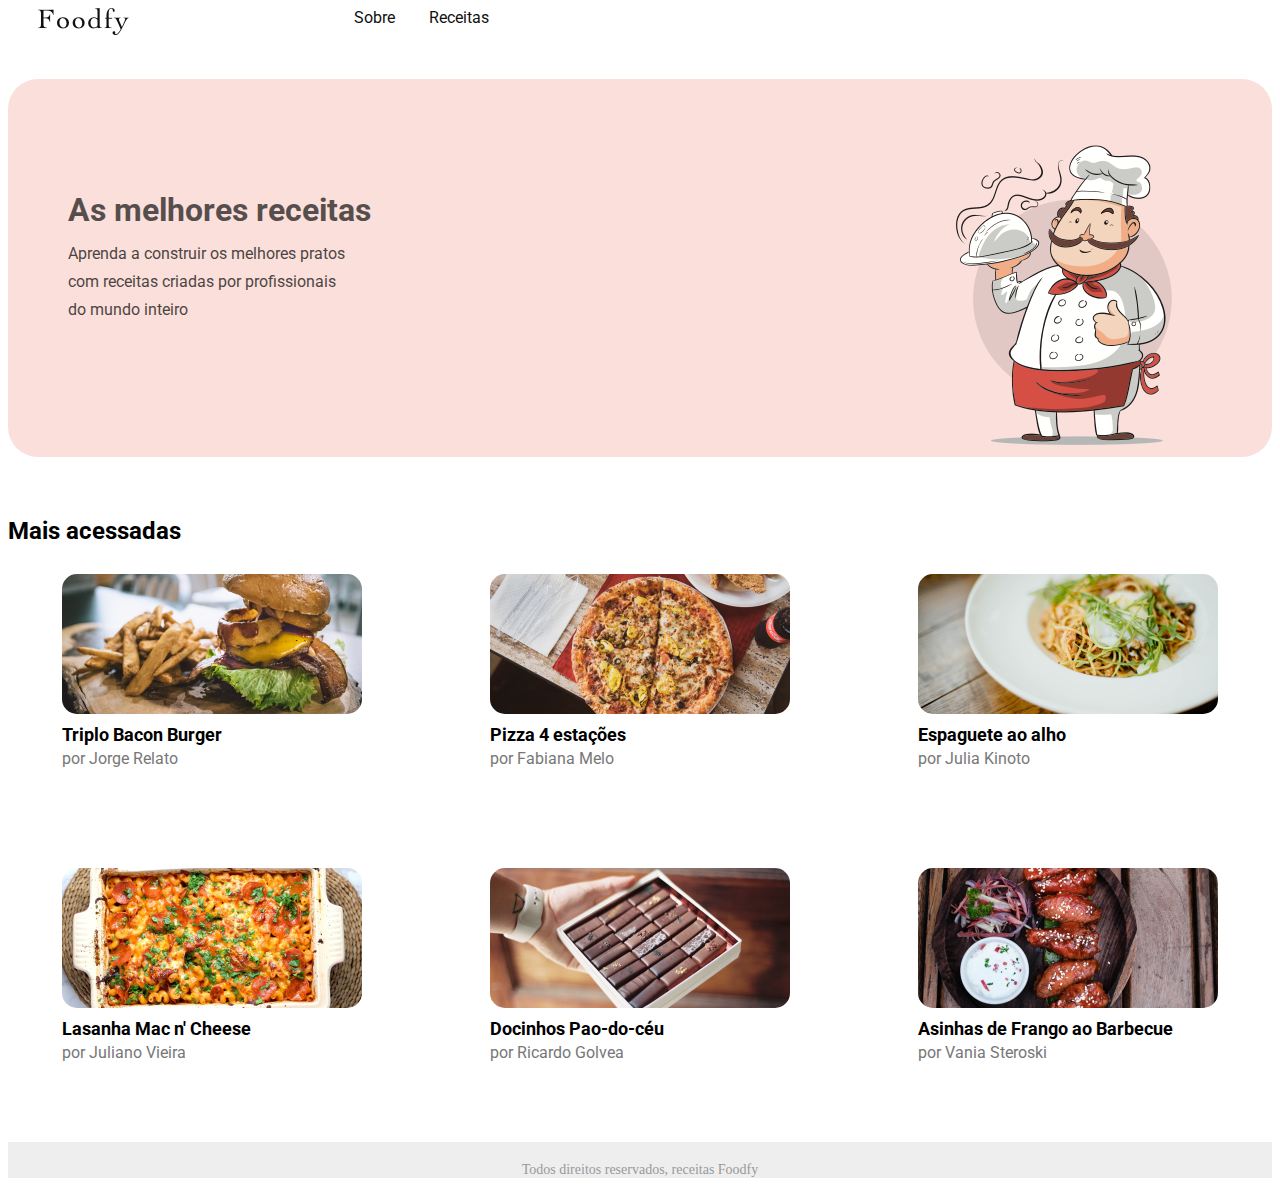
<file: index.html>
<!DOCTYPE html>

<html>
  <head>
      <title>Foodfy</title>
      <link rel="stylesheet" href="styles.css">
      <link rel="stylesheet" href="https://fonts.googleapis.com/css2?family=Roboto:wght@400;700;900&display=swap">
  </head>

  <body>
    <header>
      <section class="head">
          
        <div class="logotop">
          <a href="index.html"> 
          <img src="layouts/assets/logo.png" alt="logo"/>
          </a>
        </div>
      
        <div class="links">
          <a href="sobre.html" >Sobre</a>
          <a href="receitas.html" >Receitas</a>
        </div>
        
      </section>
    </header>

    <section class="section_top">
      <div class="box_content">
        <p id="title">As melhores receitas</p>
        <p>Aprenda a construir os melhores pratos <br> 
        com receitas criadas por profissionais <br>
        do mundo inteiro</p>
      </div>
      <div class="box_image">
        <img src="layouts/assets/chef.png" id="chefe_image" >
      </div>
    </section>

    <div id="cardtitle">
      <p>Mais acessadas</p>
    </div>

    <section class="section_cards">
     
      <div class="card" id="ImagemFront-container">
        <div class="card_image_container">
          <img src="layouts/assets/burger.png"/>
          <div>
            <p id="Food">Triplo Bacon Burger</p>
            <p id="autor">por Jorge Relato</p>
          </div>
        </div>
      </div>

      <div class="card" id="ImagemFront">
        <div class="card_image_container">
          <img src="layouts/assets/pizza.png"/>
          <div>
            <p id="Food">Pizza 4 estações</p>
            <p id="autor">por Fabiana Melo</p>
          </div>
        </div>
      </div>

      <div class="card" id="ImagemFront">
        <div class="card_image_container">
          <img src="layouts/assets/espaguete.png"/>
          <div>
            <p id="Food">Espaguete ao alho</p>
            <p id="autor">por Julia Kinoto</p>
          </div>
        </div>
      </div>

      <div class="card" id="ImagemFront">
        <div class="card_image_container">
          <img src="layouts/assets/lasanha.png"/>
          <div>
            <p id="Food">Lasanha Mac n' Cheese</p>
            <p id="autor">por Juliano Vieira</p>
          </div>
        </div>
      </div>

      <div class="card" id="ImagemFront">
        <div class="card_image_container">
          <img src="layouts/assets/doce.png"/>
          <div>
            <p id="Food">Docinhos Pao-do-céu</p>
            <p id="autor">por Ricardo Golvea</p>
          </div>
        </div>
      </div>

      <div class="card" id="ImagemFront">
        <div class="card_image_container">
          <img src="layouts/assets/asinhas.png"/>
          <div>
            <p id="Food">Asinhas de Frango ao Barbecue</p>
            <p id="autor">por Vania Steroski</p>
          </div>
        </div>
      </div>         

     </section>

    </div>








  
    <!-- <script src="scripts.js"></script> -->
    <footer>
      <div class="footer">
        Todos direitos reservados, receitas Foodfy
      </div>
    </footer>
  </body>

  </html>
</file>
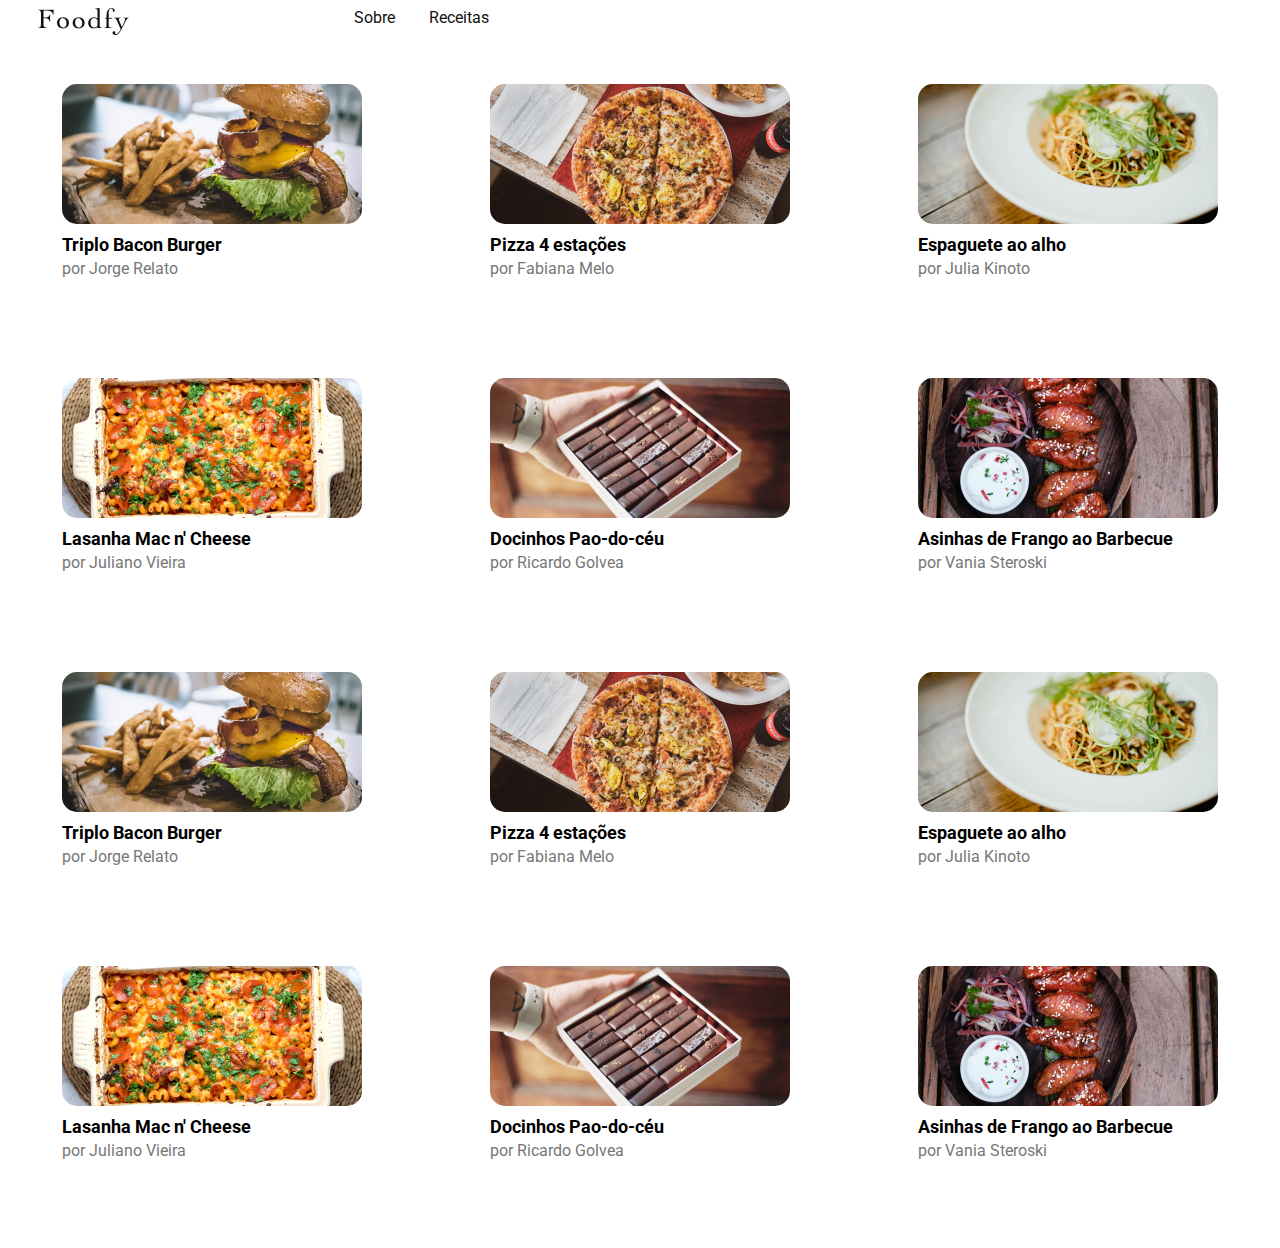
<file: receitas.html>
<!DOCTYPE html>

<html>
  <head>
    <title>Foodfy</title>
    <link rel="stylesheet" href="styles.css">
    <link rel="stylesheet" href="https://fonts.googleapis.com/css2?family=Roboto:wght@400;700;900&display=swap">
</head>

<body>
  <header>
    <section class="head">
        
      <div class="logotop">
        <a href="index.html"> 
        <img src="layouts/assets/logo.png" alt="logo"/>
        </a>
      </div>
    
      <div class="links">
        <a href="sobre.html" >Sobre</a>
        <a href="receitas.html" >Receitas</a>
      </div>
      
    </section>
  </header>


    <section class="section_cards">
     
      <div class="card" id="ImagemFront">
        <div class="card_image_container">
          <img src="layouts/assets/burger.png"/>
          <div>
            <p id="Food">Triplo Bacon Burger</p>
            <p id="autor">por Jorge Relato</p>
          </div>
        </div>
      </div>

      <div class="card" id="ImagemFront">
        <div class="card_image_container">
          <img src="layouts/assets/pizza.png"/>
          <div>
            <p id="Food">Pizza 4 estações</p>
            <p id="autor">por Fabiana Melo</p>
          </div>
        </div>
      </div>

      <div class="card" id="ImagemFront">
        <div class="card_image_container">
          <img src="layouts/assets/espaguete.png"/>
          <div>
            <p id="Food">Espaguete ao alho</p>
            <p id="autor">por Julia Kinoto</p>
          </div>
        </div>
      </div>

      <div class="card" id="ImagemFront">
        <div class="card_image_container">
          <img src="layouts/assets/lasanha.png"/>
          <div>
            <p id="Food">Lasanha Mac n' Cheese</p>
            <p id="autor">por Juliano Vieira</p>
          </div>
        </div>
      </div>

      <div class="card" id="ImagemFront">
        <div class="card_image_container">
          <img src="layouts/assets/doce.png"/>
          <div>
            <p id="Food">Docinhos Pao-do-céu</p>
            <p id="autor">por Ricardo Golvea</p>
          </div>
        </div>
      </div>

      <div class="card" id="ImagemFront">
        <div class="card_image_container">
          <img src="layouts/assets/asinhas.png"/>
          <div>
            <p id="Food">Asinhas de Frango ao Barbecue</p>
            <p id="autor">por Vania Steroski</p>
          </div>
        </div>
      </div>

      <div class="card" id="ImagemFront">
        <div class="card_image_container">
          <img src="layouts/assets/burger.png"/>
          <div>
            <p id="Food">Triplo Bacon Burger</p>
            <p id="autor">por Jorge Relato</p>
          </div>
        </div>
      </div>

      <div class="card" id="ImagemFront">
        <div class="card_image_container">
          <img src="layouts/assets/pizza.png"/>
          <div>
            <p id="Food">Pizza 4 estações</p>
            <p id="autor">por Fabiana Melo</p>
          </div>
        </div>
      </div>

      <div class="card" id="ImagemFront">
        <div class="card_image_container">
          <img src="layouts/assets/espaguete.png"/>
          <div>
            <p id="Food">Espaguete ao alho</p>
            <p id="autor">por Julia Kinoto</p>
          </div>
        </div>
      </div>

      <div class="card" id="ImagemFront">
        <div class="card_image_container">
          <img src="layouts/assets/lasanha.png"/>
          <div>
            <p id="Food">Lasanha Mac n' Cheese</p>
            <p id="autor">por Juliano Vieira</p>
          </div>
        </div>
      </div>

      <div class="card" id="ImagemFront">
        <div class="card_image_container">
          <img src="layouts/assets/doce.png"/>
          <div>
            <p id="Food">Docinhos Pao-do-céu</p>
            <p id="autor">por Ricardo Golvea</p>
          </div>
        </div>
      </div>

      <div class="card" id="ImagemFront">
        <div class="card_image_container">
          <img src="layouts/assets/asinhas.png"/>
          <div>
            <p id="Food">Asinhas de Frango ao Barbecue</p>
            <p id="autor">por Vania Steroski</p>
          </div>
        </div>
      </div>         

     </section>


 
    <!-- <script src="scripts.js"></script> -->
  </body>

  </html>
</file>
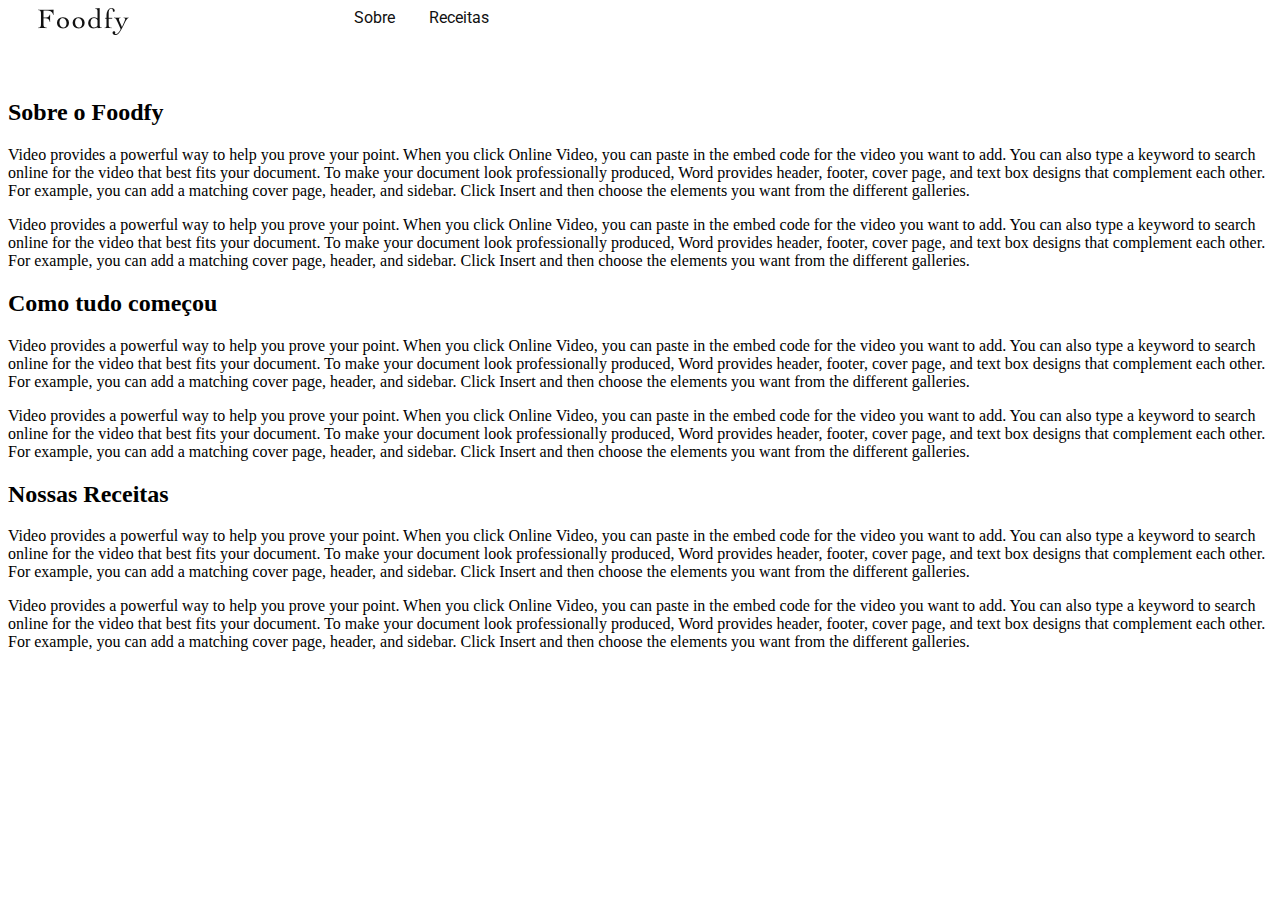
<file: sobre.html>
<!DOCTYPE html>

<html>
  <head>
    <title>Foodfy</title>
    <link rel="stylesheet" href="styles.css">
    <link rel="stylesheet" href="https://fonts.googleapis.com/css2?family=Roboto:wght@400;700;900&display=swap">
</head>

<body>
  <header>
    <section class="head">
        
      <div class="logotop">
        <a href="index.html"> 
        <img src="layouts/assets/logo.png" alt="logo"/>
        </a>
      </div>
    
      <div class="links">
        <a href="sobre.html" >Sobre</a>
        <a href="receitas.html" >Receitas</a>
      </div>
      
    </section>
  </header>

    <div id="Sobre_apresentation">
      <div>
      <h2>Sobre o Foodfy</h2>
      <p>Video provides a powerful way to help you prove your point. When you click Online Video, you can paste in the embed code for the video you want to add. You can also type a keyword to search online for the video that best fits your document.
        To make your document look professionally produced, Word provides header, footer, cover page, and text box designs that complement each other. For example, you can add a matching cover page, header, and sidebar. Click Insert and then choose the elements you want from the different galleries.</p>
      <p>Video provides a powerful way to help you prove your point. When you click Online Video, you can paste in the embed code for the video you want to add. You can also type a keyword to search online for the video that best fits your document.
        To make your document look professionally produced, Word provides header, footer, cover page, and text box designs that complement each other. For example, you can add a matching cover page, header, and sidebar. Click Insert and then choose the elements you want from the different galleries.</p>
      </div>
      
      <div>
        <h2>Como tudo começou</h2>
        <p>Video provides a powerful way to help you prove your point. When you click Online Video, you can paste in the embed code for the video you want to add. You can also type a keyword to search online for the video that best fits your document.
          To make your document look professionally produced, Word provides header, footer, cover page, and text box designs that complement each other. For example, you can add a matching cover page, header, and sidebar. Click Insert and then choose the elements you want from the different galleries.</p>
        <p>Video provides a powerful way to help you prove your point. When you click Online Video, you can paste in the embed code for the video you want to add. You can also type a keyword to search online for the video that best fits your document.
          To make your document look professionally produced, Word provides header, footer, cover page, and text box designs that complement each other. For example, you can add a matching cover page, header, and sidebar. Click Insert and then choose the elements you want from the different galleries.</p>
        </div>
        
      <div>
        <h2>Nossas Receitas</h2>
        <p>Video provides a powerful way to help you prove your point. When you click Online Video, you can paste in the embed code for the video you want to add. You can also type a keyword to search online for the video that best fits your document.
          To make your document look professionally produced, Word provides header, footer, cover page, and text box designs that complement each other. For example, you can add a matching cover page, header, and sidebar. Click Insert and then choose the elements you want from the different galleries.</p>
        <p>Video provides a powerful way to help you prove your point. When you click Online Video, you can paste in the embed code for the video you want to add. You can also type a keyword to search online for the video that best fits your document.
          To make your document look professionally produced, Word provides header, footer, cover page, and text box designs that complement each other. For example, you can add a matching cover page, header, and sidebar. Click Insert and then choose the elements you want from the different galleries.</p>
      </div>
    </div>









  <!-- <script src="scripts.js"></script> -->
  </body>

</html>
</file>
<file: styles.css>
:root{
    --color-all:#111111;
}

*{
  padding: 0;
  border: 0;
}

.head {
  display: grid;
grid-template-columns: 1fr 3fr;

}

.head a{
  font-family: 'Roboto', 'regular';
  text-decoration: none;
  text-align: center;
  padding-inline-start: 30px;
  vertical-align: 40px;
  font-size: 16px;
  color:var(--color-all);
  padding-top: 36.1px;
}

.section_top {
  display: grid;
  grid-template-columns: 3fr 1fr;
  height: 100%; 
  background: #fbdfdb;
  border-radius: 30px;
  border-radius: 30px;
  font-family: 'Roboto', sans-serif;
  margin-bottom: 60px;
}

.box_content {
  width: 320px;
  margin: 0px;
  padding-top: 117px;
  padding-bottom: 117px;
  padding-left: 60px;
  padding-right: 0px;
}

#title {
  font-size: 32px;
  margin: 0px;
  font-weight: bold;
  color:var(--color-all);
}

.box_content p {
  opacity: 0.7;
  line-height: 28px;
}

.box_image img{
  padding-top: 66px;
  padding-right: 100px;
  padding-left: 300px;
}

#box_font {
  display: inline;
  position: absolute;
}

.cardtitle {
  height: 40px;
  margin-top: 20px;
  margin-right: 30px;
}

.cardtitle h2 {
  font-size: 24px;
  font-family: 'Roboto', sans-serif;
}

.section_cards {
  display: grid;
  grid-template-columns: 300px 300px 300px;
  gap: 20px;
  padding-top: 5px;
  justify-content: space-around;
}
 
.card {
  line-height: 6px;
  padding-bottom: 70px;
}

.card img{
  width: 300px;
  border-radius: 15px;
  border-radius: 15px;
}

#cardtitle {
  font-size: 24px;
  font-family: 'Roboto';
  font-weight: bold;
}

#Food {
  font-size: 18px;
  font-family: 'Roboto';
  font-weight: bold;
}

#autor {
  font-family: 'Roboto';
  color: #777777;
}

.footer {
  max-height: 62px;
  background-color: #eeeeee;
  font-size: 14px;
  color: #999999;
  text-align: center;
  padding-top: 20px;
}
</file>
